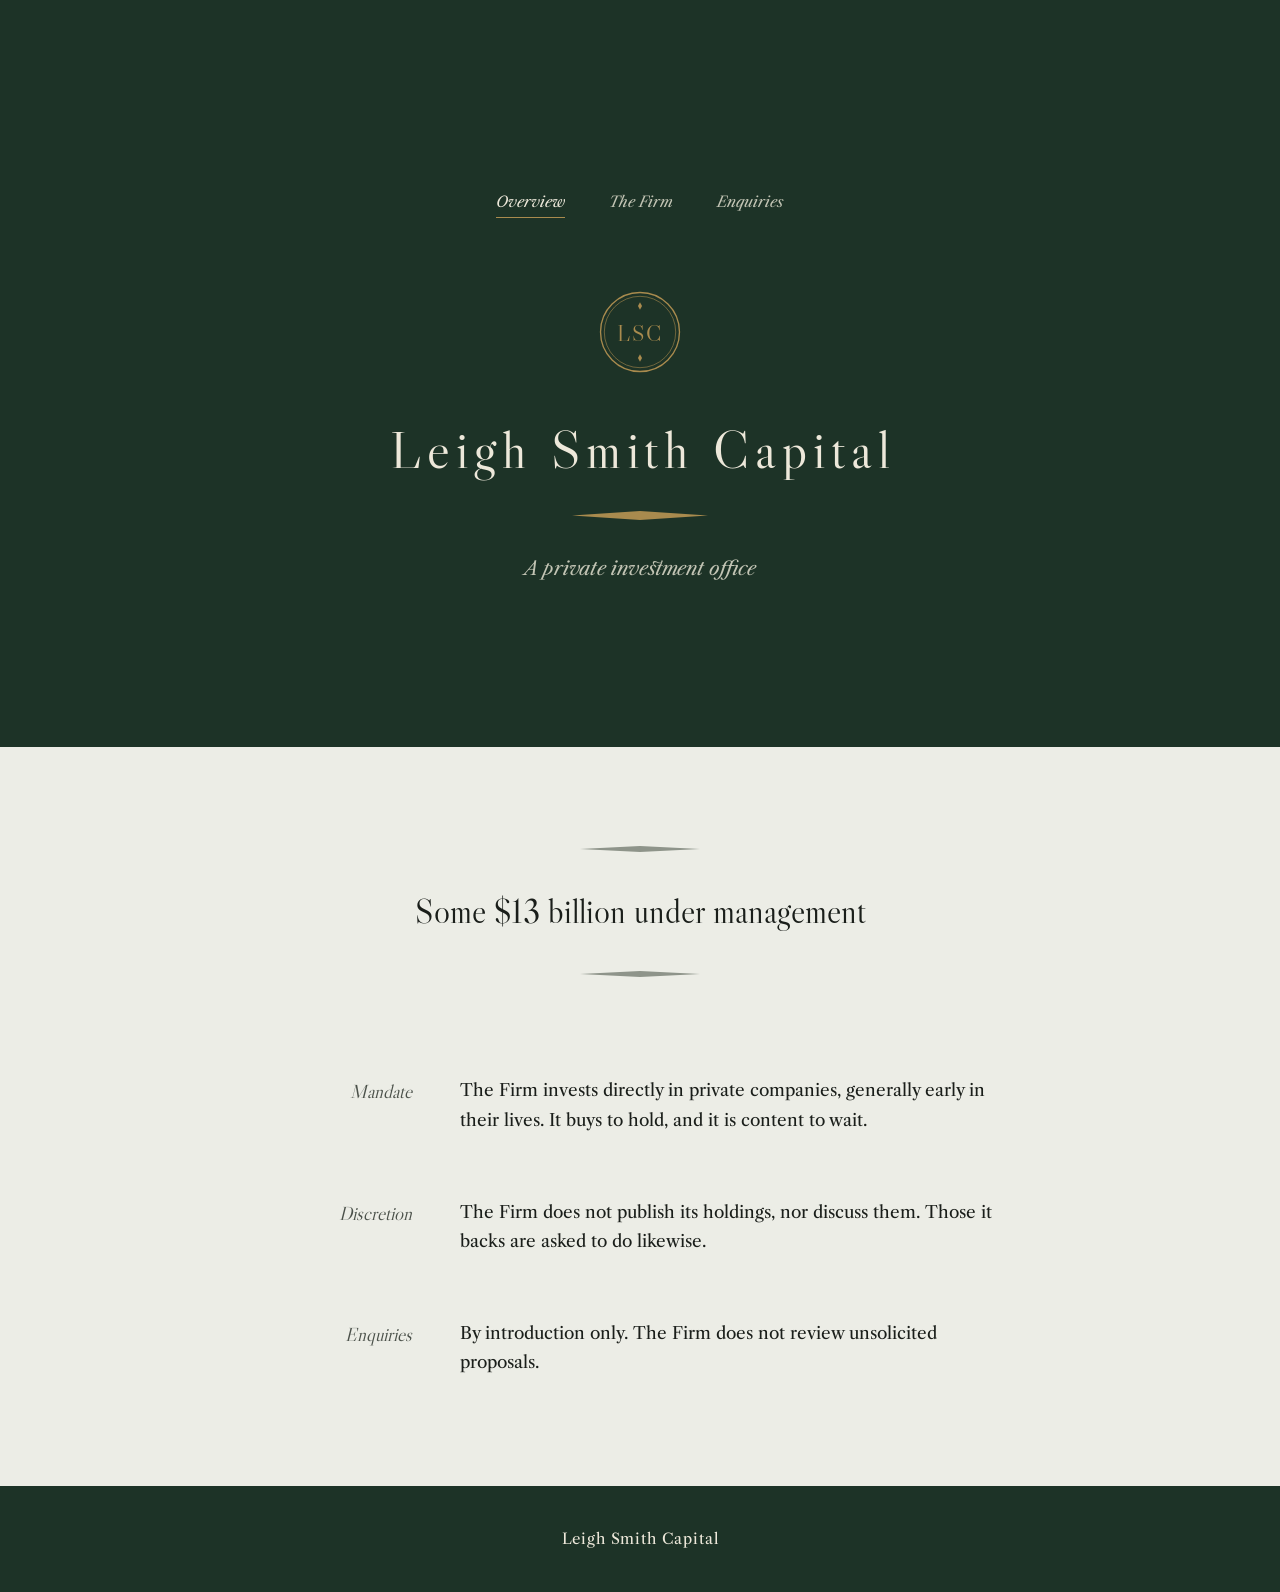
<file: index.html>
<!DOCTYPE html>
<html lang="en">
<head>
<meta charset="utf-8">
<meta name="viewport" content="width=device-width, initial-scale=1">
<title>Leigh Smith Capital</title>
<meta name="description" content="Leigh Smith Capital is a private investment office making direct investments in private companies.">
<link rel="canonical" href="https://leighsmithcapital.com/">
<meta property="og:title" content="Leigh Smith Capital">
<meta property="og:description" content="A private investment office.">
<meta property="og:type" content="website">
<meta property="og:url" content="https://leighsmithcapital.com/">
<meta name="theme-color" content="#1D3327">
<link rel="icon" href="/seal.svg" type="image/svg+xml">
<link rel="preconnect" href="https://fonts.googleapis.com">
<link rel="preconnect" href="https://fonts.gstatic.com" crossorigin>
<link href="https://fonts.googleapis.com/css2?family=Libre+Caslon+Display&family=Libre+Caslon+Text:ital,wght@0,400;0,700;1,400&display=swap" rel="stylesheet">
<link rel="stylesheet" href="/style.css">
</head>
<body>

<header class="title-page">
  <div class="wrap">

    <nav class="ledger rise rise-1" aria-label="Sections">
      <a href="/" aria-current="page">Overview</a>
      <a href="/the-firm/">The Firm</a>
      <a href="/enquiries/">Enquiries</a>
    </nav>

    <svg class="seal rise rise-2" viewBox="0 0 100 100" role="img" aria-label="Leigh Smith Capital monogram">
      <circle cx="50" cy="50" r="47" fill="none" stroke="currentColor" stroke-width="1.6"/>
      <circle cx="50" cy="50" r="42.5" fill="none" stroke="currentColor" stroke-width=".7"/>
      <path d="M50 14.6 52.4 19 50 23.4 47.6 19Z" fill="currentColor"/>
      <path d="M50 76.6 52.4 81 50 85.4 47.6 81Z" fill="currentColor"/>
      <text x="50" y="50" fill="currentColor"
            font-family="Libre Caslon Display, Georgia, serif"
            font-size="27" letter-spacing="2.2"
            text-anchor="middle" dominant-baseline="central"
            dy="1.5">LSC</text>
    </svg>

    <h1 class="wordmark rise rise-3">Leigh Smith Capital</h1>

    <svg class="rule rise rise-4" viewBox="0 0 136 9" aria-hidden="true">
      <path d="M0 4.5 68 0l68 4.5-68 4.5Z"/>
    </svg>

    <p class="standfirst rise rise-5">A private investment office</p>

  </div>
</header>

<main>

  <section class="statement">
    <div class="wrap">
      <svg class="rule" viewBox="0 0 136 9" preserveAspectRatio="none" aria-hidden="true">
        <path d="M0 4.5 68 0l68 4.5-68 4.5Z"/>
      </svg>
      <p>Some $13 billion under management</p>
      <svg class="rule" viewBox="0 0 136 9" preserveAspectRatio="none" aria-hidden="true">
        <path d="M0 4.5 68 0l68 4.5-68 4.5Z"/>
      </svg>
    </div>
  </section>

  <section class="leaves">
    <div class="wrap">

      <article class="leaf">
        <h2>Mandate</h2>
        <div>
          <p>The Firm invests directly in private companies, generally early in
          their lives. It buys to hold, and it is content to wait.</p>
        </div>
      </article>

      <article class="leaf">
        <h2>Discretion</h2>
        <div>
          <p>The Firm does not publish its holdings, nor discuss them. Those it
          backs are asked to do likewise.</p>
        </div>
      </article>

      <article class="leaf">
        <h2>Enquiries</h2>
        <div>
          <p>By introduction only. The Firm does not review unsolicited proposals.</p>
        </div>
      </article>

    </div>
  </section>

</main>

<footer class="colophon">
  <div class="wrap">
    <p class="name">Leigh Smith Capital</p>
  </div>
</footer>

</body>
</html>
</file>
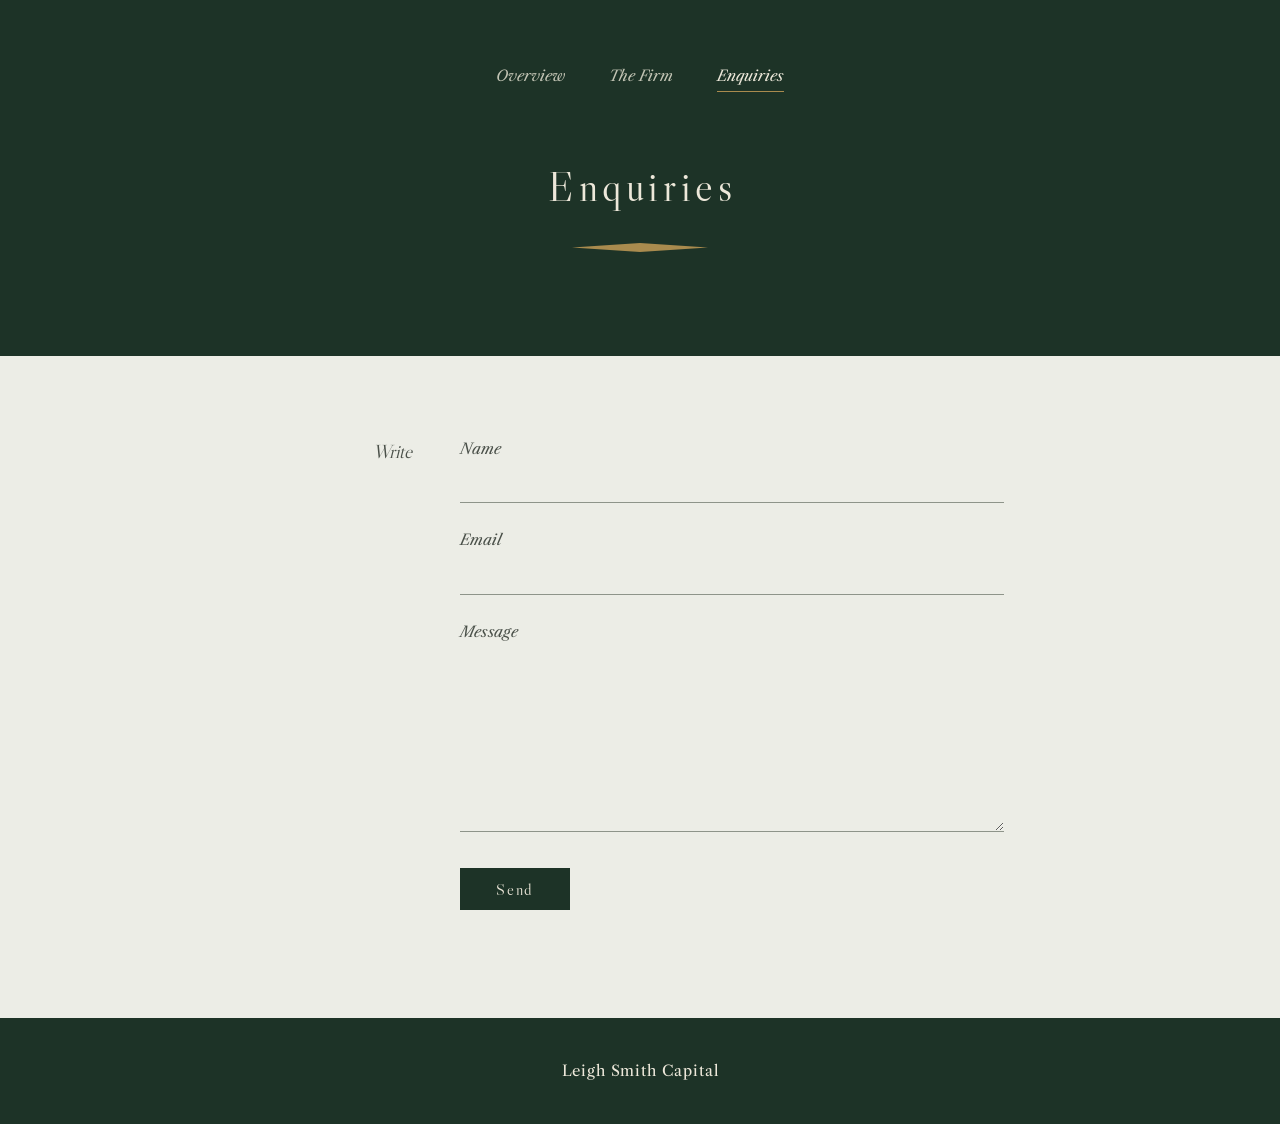
<file: enquiries/index.html>
<!DOCTYPE html>
<html lang="en">
<head>
<meta charset="utf-8">
<meta name="viewport" content="width=device-width, initial-scale=1">
<title>Enquiries &middot; Leigh Smith Capital</title>
<meta name="description" content="Enquiries to Leigh Smith Capital.">
<link rel="canonical" href="https://leighsmithcapital.com/enquiries/">
<meta property="og:title" content="Enquiries">
<meta property="og:description" content="By introduction only.">
<meta property="og:type" content="website">
<meta property="og:url" content="https://leighsmithcapital.com/enquiries/">
<meta name="theme-color" content="#1D3327">
<link rel="icon" href="/seal.svg" type="image/svg+xml">
<link rel="preconnect" href="https://fonts.googleapis.com">
<link rel="preconnect" href="https://fonts.gstatic.com" crossorigin>
<link href="https://fonts.googleapis.com/css2?family=Libre+Caslon+Display&family=Libre+Caslon+Text:ital,wght@0,400;0,700;1,400&display=swap" rel="stylesheet">
<link rel="stylesheet" href="/style.css">
</head>
<body>

<header class="title-page interior">
  <div class="wrap">

    <nav class="ledger rise rise-1" aria-label="Sections">
      <a href="/">Overview</a>
      <a href="/the-firm/">The Firm</a>
      <a href="/enquiries/" aria-current="page">Enquiries</a>
    </nav>

    <h1 class="wordmark rise rise-3">Enquiries</h1>

    <svg class="rule rise rise-4" viewBox="0 0 136 9" aria-hidden="true">
      <path d="M0 4.5 68 0l68 4.5-68 4.5Z"/>
    </svg>

  </div>
</header>

<main>

  <section class="leaves form-leaves">
    <div class="wrap">

      <!-- No field carries a name attribute, so nothing typed here is ever
           submitted, not even into the URL. The button only opens the
           received page. -->
      <form class="leaf correspondence" action="/enquiries/received/" method="get">
        <h2>Write</h2>
        <div>
          <label for="f-name">Name</label>
          <input id="f-name" type="text" autocomplete="name" required>

          <label for="f-email">Email</label>
          <input id="f-email" type="email" autocomplete="email" required>

          <label for="f-message">Message</label>
          <textarea id="f-message" rows="6" required></textarea>

          <button type="submit">Send</button>
        </div>
      </form>

    </div>
  </section>

</main>

<footer class="colophon">
  <div class="wrap">
    <p class="name">Leigh Smith Capital</p>
  </div>
</footer>

</body>
</html>
</file>
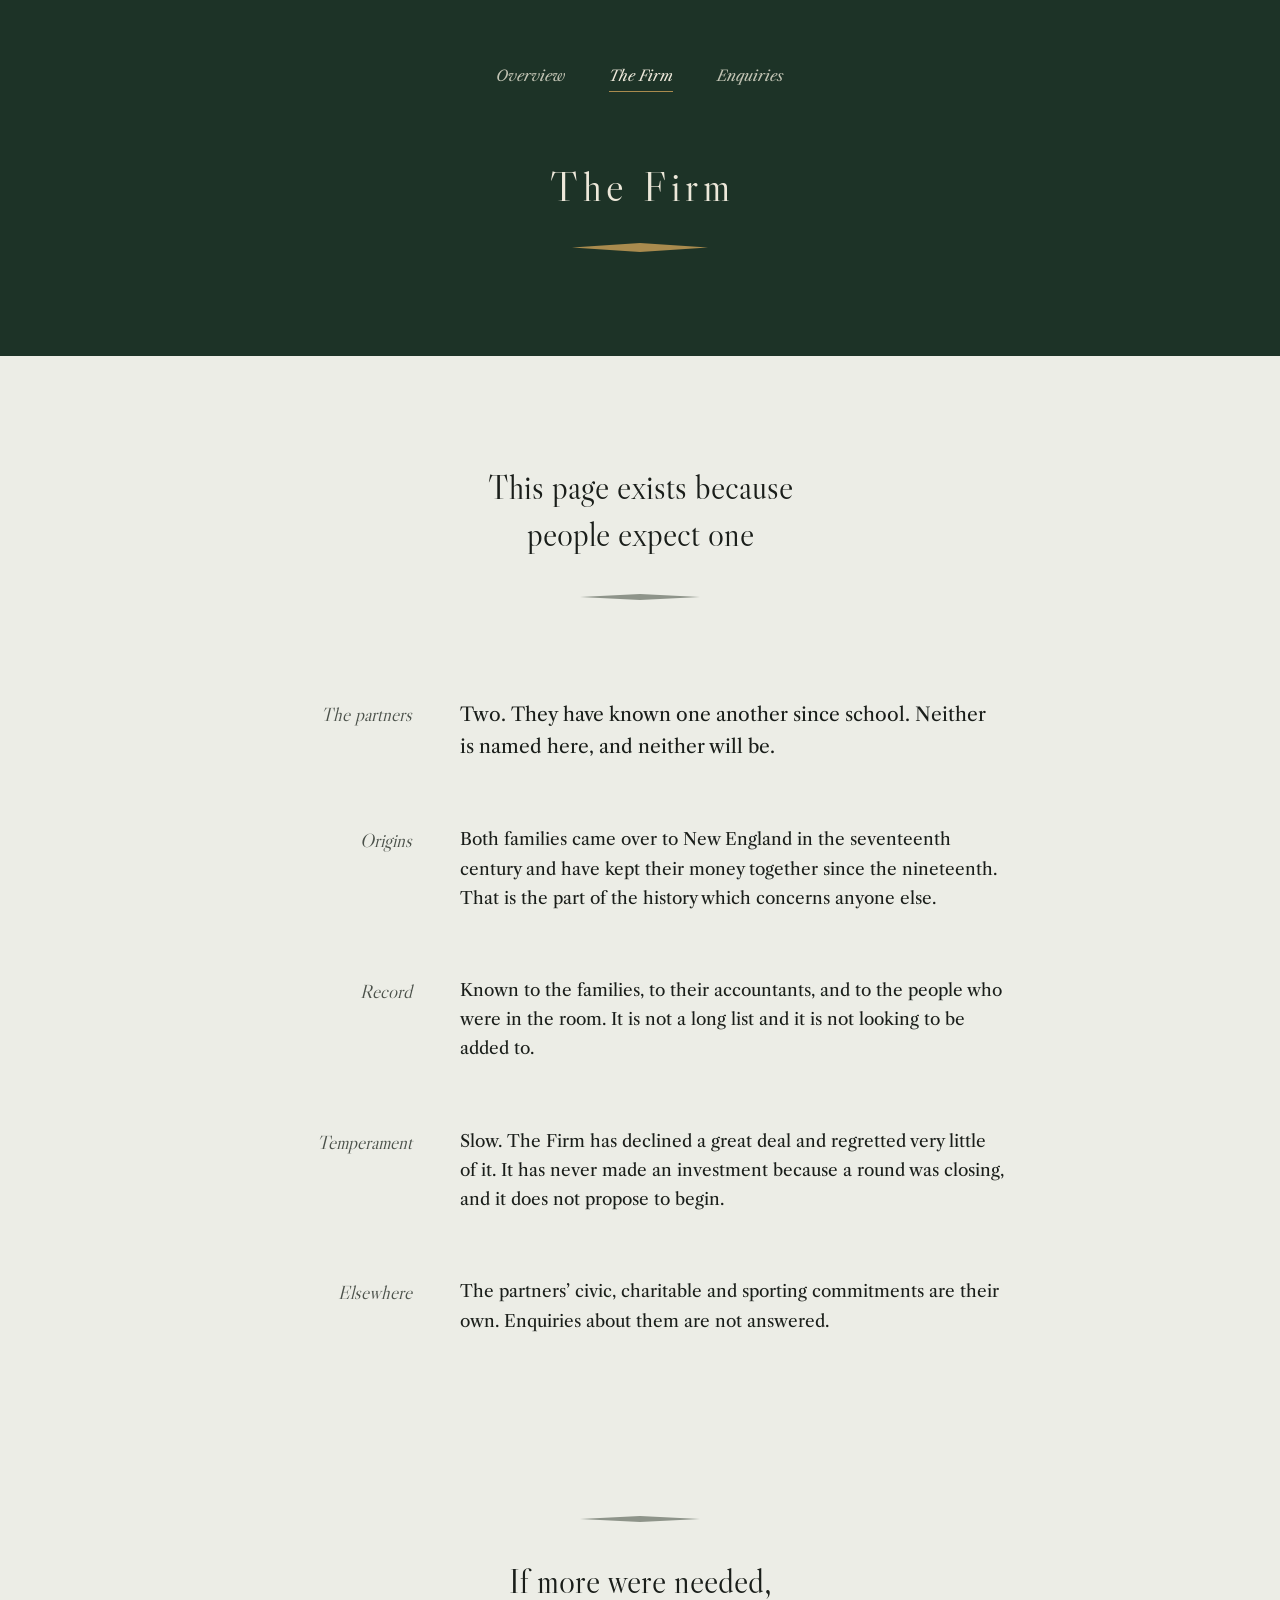
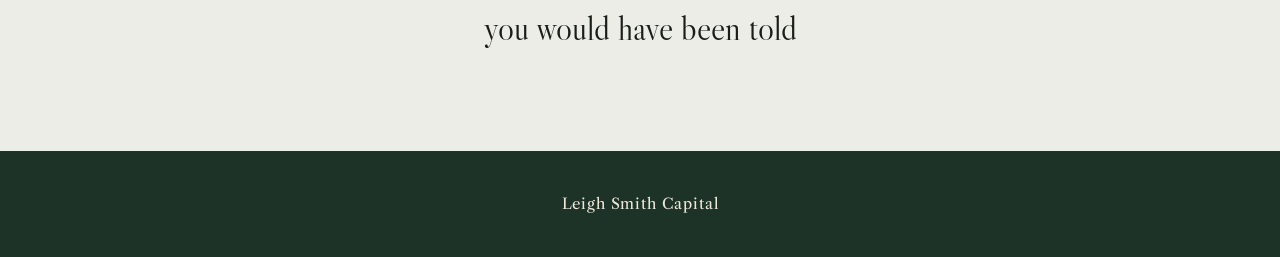
<file: the-firm/index.html>
<!DOCTYPE html>
<html lang="en">
<head>
<meta charset="utf-8">
<meta name="viewport" content="width=device-width, initial-scale=1">
<title>The Firm &middot; Leigh Smith Capital</title>
<meta name="description" content="Leigh Smith Capital is owned by its two partners and invests their families&rsquo; capital.">
<link rel="canonical" href="https://leighsmithcapital.com/the-firm/">
<meta property="og:title" content="The Firm">
<meta property="og:description" content="There is not a great deal to tell.">
<meta property="og:type" content="website">
<meta property="og:url" content="https://leighsmithcapital.com/the-firm/">
<meta name="theme-color" content="#1D3327">
<link rel="icon" href="/seal.svg" type="image/svg+xml">
<link rel="preconnect" href="https://fonts.googleapis.com">
<link rel="preconnect" href="https://fonts.gstatic.com" crossorigin>
<link href="https://fonts.googleapis.com/css2?family=Libre+Caslon+Display&family=Libre+Caslon+Text:ital,wght@0,400;0,700;1,400&display=swap" rel="stylesheet">
<link rel="stylesheet" href="/style.css">
</head>
<body>

<header class="title-page interior">
  <div class="wrap">

    <nav class="ledger rise rise-1" aria-label="Sections">
      <a href="/">Overview</a>
      <a href="/the-firm/" aria-current="page">The Firm</a>
      <a href="/enquiries/">Enquiries</a>
    </nav>

    <h1 class="wordmark rise rise-3">The Firm</h1>

    <svg class="rule rise rise-4" viewBox="0 0 136 9" aria-hidden="true">
      <path d="M0 4.5 68 0l68 4.5-68 4.5Z"/>
    </svg>

  </div>
</header>

<main>

  <section class="statement">
    <div class="wrap">
      <p>This page exists because people expect one</p>
      <svg class="rule" viewBox="0 0 136 9" preserveAspectRatio="none" aria-hidden="true">
        <path d="M0 4.5 68 0l68 4.5-68 4.5Z"/>
      </svg>
    </div>
  </section>

  <section class="leaves">
    <div class="wrap">

      <article class="leaf">
        <h2>The partners</h2>
        <div>
          <p class="lead">Two. They have known one another since school. Neither
          is named here, and neither will be.</p>
        </div>
      </article>

      <article class="leaf">
        <h2>Origins</h2>
        <div>
          <p>Both families came over to New England in the seventeenth century
          and have kept their money together since the nineteenth. That is the
          part of the history which concerns anyone else.</p>
        </div>
      </article>

      <article class="leaf">
        <h2>Record</h2>
        <div>
          <p>Known to the families, to their accountants, and to the people who
          were in the room. It is not a long list and it is not looking to be
          added to.</p>
        </div>
      </article>

      <article class="leaf">
        <h2>Temperament</h2>
        <div>
          <p>Slow. The Firm has declined a great deal and regretted very little
          of it. It has never made an investment because a round was closing,
          and it does not propose to begin.</p>
        </div>
      </article>

      <article class="leaf">
        <h2>Elsewhere</h2>
        <div>
          <p>The partners&rsquo; civic, charitable and sporting commitments are
          their own. Enquiries about them are not answered.</p>
        </div>
      </article>

    </div>
  </section>

  <section class="statement closing">
    <div class="wrap">
      <svg class="rule" viewBox="0 0 136 9" preserveAspectRatio="none" aria-hidden="true">
        <path d="M0 4.5 68 0l68 4.5-68 4.5Z"/>
      </svg>
      <p>If more were needed, you would have been told</p>
    </div>
  </section>

</main>

<footer class="colophon">
  <div class="wrap">
    <p class="name">Leigh Smith Capital</p>
  </div>
</footer>

</body>
</html>
</file>
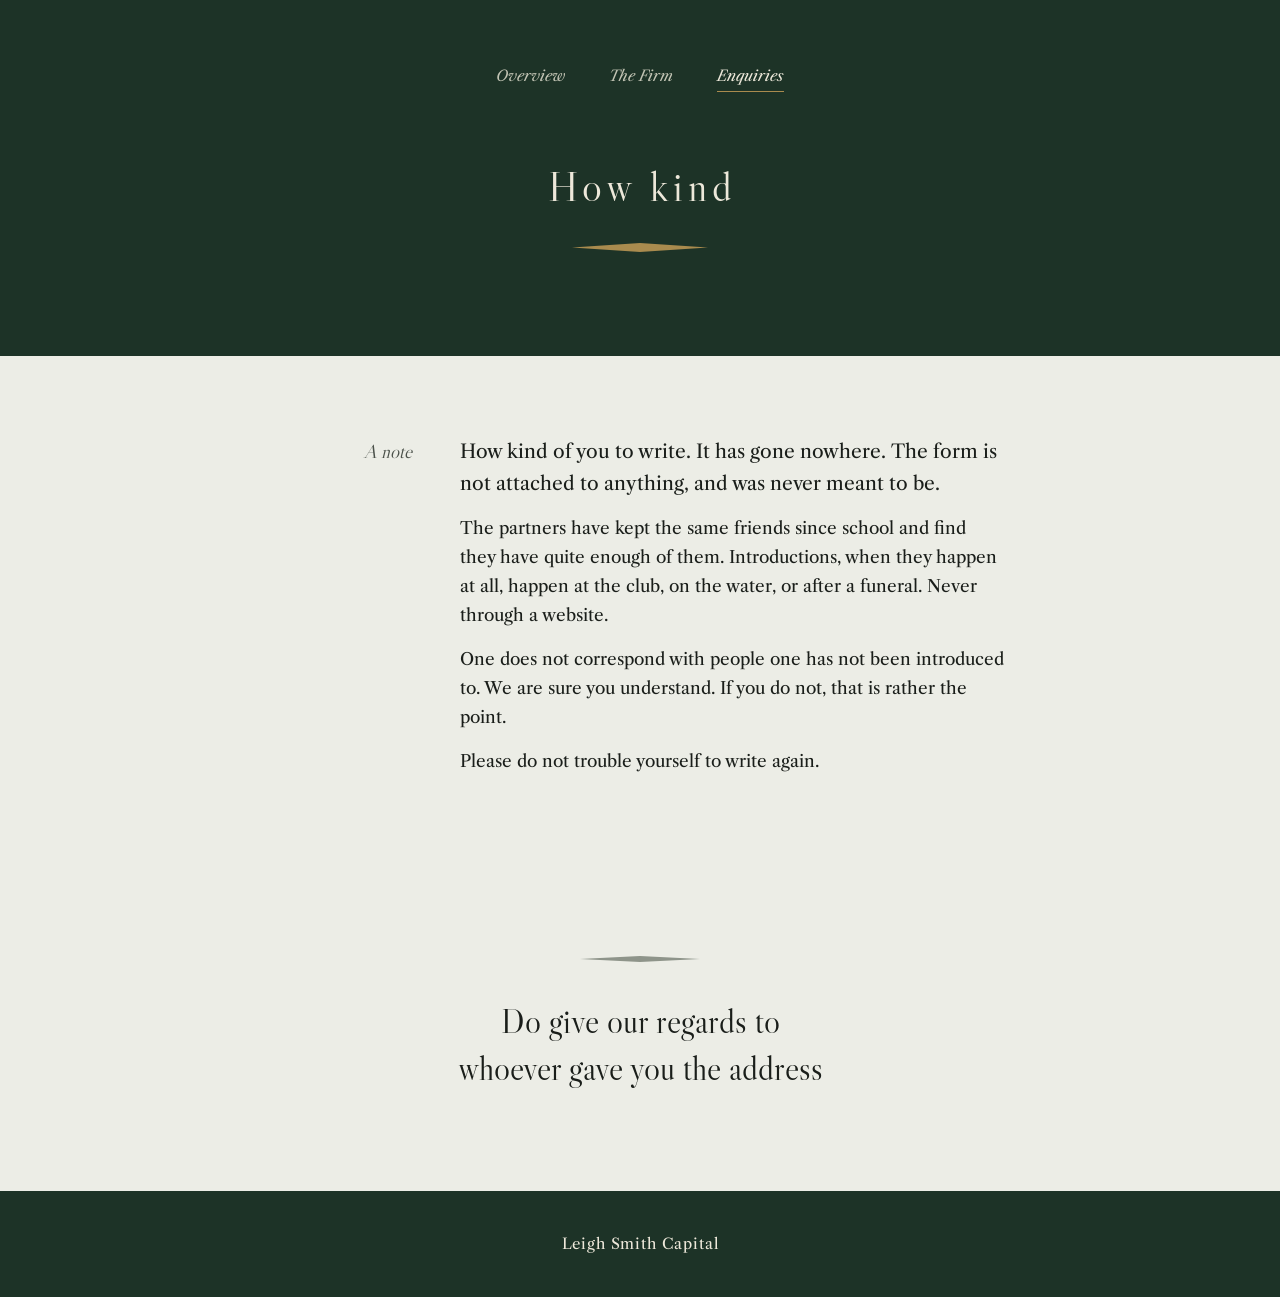
<file: enquiries/received/index.html>
<!DOCTYPE html>
<html lang="en">
<head>
<meta charset="utf-8">
<meta name="viewport" content="width=device-width, initial-scale=1">
<title>How kind &middot; Leigh Smith Capital</title>
<meta name="robots" content="noindex">
<meta name="theme-color" content="#1D3327">
<link rel="icon" href="/seal.svg" type="image/svg+xml">
<link rel="preconnect" href="https://fonts.googleapis.com">
<link rel="preconnect" href="https://fonts.gstatic.com" crossorigin>
<link href="https://fonts.googleapis.com/css2?family=Libre+Caslon+Display&family=Libre+Caslon+Text:ital,wght@0,400;0,700;1,400&display=swap" rel="stylesheet">
<link rel="stylesheet" href="/style.css">
</head>
<body>

<header class="title-page interior">
  <div class="wrap">

    <nav class="ledger rise rise-1" aria-label="Sections">
      <a href="/">Overview</a>
      <a href="/the-firm/">The Firm</a>
      <a href="/enquiries/" aria-current="page">Enquiries</a>
    </nav>

    <h1 class="wordmark rise rise-3">How kind</h1>

    <svg class="rule rise rise-4" viewBox="0 0 136 9" aria-hidden="true">
      <path d="M0 4.5 68 0l68 4.5-68 4.5Z"/>
    </svg>

  </div>
</header>

<main>

  <section class="leaves form-leaves">
    <div class="wrap">

      <article class="leaf">
        <h2>A note</h2>
        <div>
          <p class="lead">How kind of you to write. It has gone nowhere. The
          form is not attached to anything, and was never meant to be.</p>
          <p>The partners have kept the same friends since school and find they
          have quite enough of them. Introductions, when they happen at all,
          happen at the club, on the water, or after a funeral. Never through a
          website.</p>
          <p>One does not correspond with people one has not been introduced
          to. We are sure you understand. If you do not, that is rather the
          point.</p>
          <p>Please do not trouble yourself to write again.</p>
        </div>
      </article>

    </div>
  </section>

  <section class="statement closing">
    <div class="wrap">
      <svg class="rule" viewBox="0 0 136 9" preserveAspectRatio="none" aria-hidden="true">
        <path d="M0 4.5 68 0l68 4.5-68 4.5Z"/>
      </svg>
      <p>Do give our regards to whoever gave you the address</p>
    </div>
  </section>

</main>

<footer class="colophon">
  <div class="wrap">
    <p class="name">Leigh Smith Capital</p>
  </div>
</footer>

</body>
</html>
</file>
<file: style.css>
:root{
  --field:#1D3327;
  --field-deep:#16281E;
  --paper:#ECEDE6;
  --ink:#1A1E1A;
  --ink-soft:#4A5049;
  --ivory:#EDE8DA;
  --ivory-soft:#C2C4B4;
  --gilt:#A98B4E;
  --rule-soft:#8E948A;
  --display:"Libre Caslon Display",Georgia,"Times New Roman",serif;
  --text:"Libre Caslon Text",Georgia,"Times New Roman",serif;
  --measure:34rem;
}

*,*::before,*::after{box-sizing:border-box}

html{-webkit-text-size-adjust:100%}

body{
  margin:0;
  background:var(--paper);
  color:var(--ink);
  font-family:var(--text);
  font-size:1.0625rem;
  line-height:1.72;
  -webkit-font-smoothing:antialiased;
  text-rendering:optimizeLegibility;
}

::selection{background:var(--gilt);color:var(--field-deep)}

.wrap{
  width:100%;
  max-width:52rem;
  margin-inline:auto;
  padding-inline:1.5rem;
}

/* ---------- the swelled rule, the one repeated ornament ---------- */

.rule{
  display:block;
  width:8.5rem;
  height:9px;
  margin-inline:auto;
  overflow:visible;
}
.rule path{fill:currentColor}

/* ---------- title page ---------- */

.title-page{
  background:var(--field);
  color:var(--ivory);
  padding:clamp(6rem,21vh,12rem) 0 clamp(5.5rem,18vh,10.5rem);
  text-align:center;
}

.seal{
  display:block;
  width:5.25rem;
  height:5.25rem;
  margin:0 auto clamp(2.25rem,5vh,3.25rem);
  color:var(--gilt);
}

.wordmark{
  font-family:var(--display);
  font-weight:400;
  font-size:clamp(1.9rem,6.4vw,3.35rem);
  line-height:1.12;
  letter-spacing:.11em;
  /* the trailing letterspace pushes centred text left; give it back */
  text-indent:.11em;
  margin:0;
  color:var(--ivory);
}

.title-page .rule{
  color:var(--gilt);
  margin-block:clamp(1.5rem,3.6vh,2.25rem);
}

.standfirst{
  font-style:italic;
  font-size:clamp(1.0625rem,2.4vw,1.1875rem);
  color:var(--ivory-soft);
  margin:0;
}

/* ---------- the statement ---------- */

.statement{
  padding:clamp(4rem,11vh,6.5rem) 0;
  text-align:center;
}
.statement .rule{
  color:var(--rule-soft);
  width:7.5rem;
  height:6px;
}

.title-page.interior + main .statement{padding-top:clamp(3rem,8vh,4.5rem)}

.statement p{
  font-family:var(--display);
  font-size:clamp(1.45rem,4.6vw,2.1rem);
  line-height:1.4;
  margin:clamp(1.75rem,4vh,2.5rem) auto;
  max-width:24ch;
  text-wrap:balance;
}

/* ---------- scholarly marginal heads ---------- */

.leaves{
  padding-bottom:clamp(4.5rem,12vh,7rem);
}

.leaf{
  display:grid;
  grid-template-columns:8.5rem minmax(0,var(--measure));
  column-gap:3rem;
  justify-content:center;
}
.leaf + .leaf{margin-top:clamp(2.75rem,7vh,4rem)}

.leaf h2{
  font-family:var(--display);
  font-style:italic;
  font-weight:400;
  font-size:1.1875rem;
  line-height:1.72;
  text-align:right;
  color:var(--ink-soft);
  margin:0;
}

.leaf p{
  margin:0;
  max-width:58ch;
}
.leaf p + p{margin-top:.9rem}

.leaf a{
  color:inherit;
  text-decoration:none;
  border-bottom:1px solid var(--ink-soft);
  padding-bottom:1px;
}
.leaf a:hover{border-bottom-width:2px;padding-bottom:0}

/* ---------- colophon ---------- */

.colophon{
  background:var(--field);
  color:var(--ivory-soft);
  padding:2.5rem 0;
  font-size:.9375rem;
}
.colophon .wrap{
  text-align:center;
}
.colophon p{margin:0}
.colophon .name{color:var(--ivory);letter-spacing:.055em}

/* ---------- one orchestrated entrance ---------- */

@media (prefers-reduced-motion:no-preference){
  .title-page > * > .rise{
    opacity:0;
    animation:rise 1.15s cubic-bezier(.22,.61,.36,1) forwards;
  }
  .rise-1{animation-delay:.06s}
  .rise-2{animation-delay:.2s}
  .rise-3{animation-delay:.36s}
  .rise-4{animation-delay:.5s}
  .rise-5{animation-delay:.6s}
}
@keyframes rise{
  from{opacity:0;transform:translateY(.7rem)}
  to{opacity:1;transform:none}
}

:focus-visible{
  outline:2px solid var(--gilt);
  outline-offset:3px;
}

@media (max-width:40rem){
  body{font-size:1.0625rem;line-height:1.7}
  .leaf{
    grid-template-columns:minmax(0,1fr);
    row-gap:.4rem;
  }
  .leaf h2{text-align:left}
  .leaf + .leaf{margin-top:2.75rem}
  .seal{width:4.25rem;height:4.25rem}
  }

/* ---------- the quietest possible navigation ---------- */

.ledger{
  display:flex;
  justify-content:center;
  gap:2.75rem;
  margin-bottom:clamp(3rem,8vh,4.75rem);
  font-size:.9375rem;
  font-style:italic;
}
.ledger a{
  color:var(--ivory-soft);
  text-decoration:none;
  padding-bottom:2px;
  border-bottom:1px solid transparent;
}
.ledger a:hover{border-bottom-color:var(--gilt)}
.ledger a[aria-current="page"]{
  color:var(--ivory);
  border-bottom-color:var(--gilt);
}

/* ---------- interior page: a shorter field, no seal ---------- */

.title-page.interior{
  padding:clamp(3rem,7vh,4.5rem) 0 clamp(3.25rem,8vh,5rem);
}
.title-page.interior .wordmark{
  font-size:clamp(1.6rem,5.2vw,2.6rem);
}

/* the opening paragraph of a leaf section, set a size up */
.lead{
  font-size:1.1875rem;
  line-height:1.66;
}

@media (max-width:40rem){
  .ledger{gap:2rem;margin-bottom:2.5rem}
}

/* the closing line sits directly under the last leaf, rule first */
.statement.closing{padding-top:0}
.statement.closing p{margin-bottom:0}

/* ---------- enquiries: a form set like the leaves ---------- */

.form-leaves{padding-top:clamp(3.5rem,9vh,5rem)}

.correspondence label{
  display:block;
  font-style:italic;
  font-size:.9375rem;
  color:var(--ink-soft);
  margin-top:1.5rem;
}
.correspondence label:first-child{margin-top:0}

.correspondence input,
.correspondence textarea{
  display:block;
  width:100%;
  font:inherit;
  color:var(--ink);
  background:transparent;
  border:0;
  border-bottom:1px solid var(--rule-soft);
  border-radius:0;
  padding:.35rem 0;
  resize:vertical;
}
.correspondence input:focus,
.correspondence textarea:focus{
  outline:none;
  border-bottom-color:var(--field);
}

.correspondence button{
  margin-top:2.25rem;
  font-family:var(--display);
  font-size:1rem;
  letter-spacing:.11em;
  color:var(--ivory);
  background:var(--field);
  border:0;
  border-radius:0;
  padding:.7rem 2.25rem;
  cursor:pointer;
}
.correspondence button:hover{background:var(--field-deep)}
</file>
